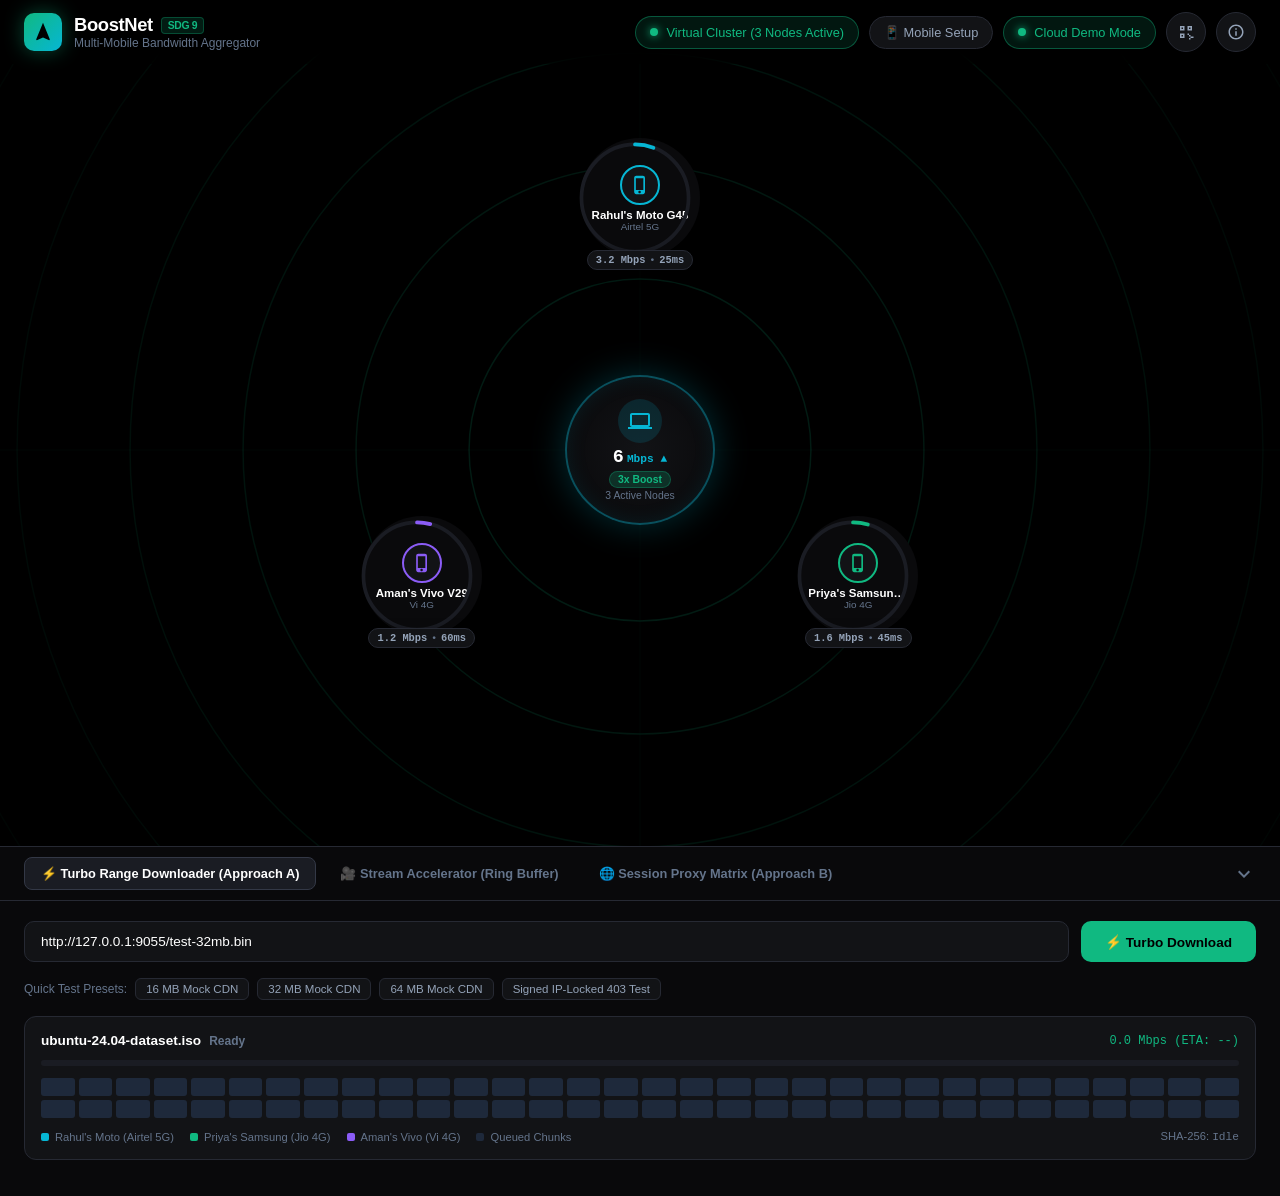
<file: frontend/index.html>
<!DOCTYPE html>
<html lang="en">
<head>
    <meta charset="utf-8"/>
    <meta name="viewport" content="width=device-width, initial-scale=1.0"/>
    <title>BoostNet | Multi-Mobile Bandwidth Aggregation Engine</title>
    <meta name="description" content="Peer-to-peer mobile bandwidth aggregation, parallel HTTP byte-range accelerator, and intelligent session-striping proxy for college laptops (UN SDG 9)"/>
    <meta name="theme-color" content="#000000"/>
    <style>
/* BoostNet Main Stylesheet - Pure Black #000000 AMOLED Theme
   PairDrop Visual DNA (90-95% Lineage) + UN SDG 9 High-Performance Design
*/

:root {
    --bg-black: #000000;
    --surface-1: #0a0a0c;
    --surface-2: #121316;
    --surface-3: #1a1c23;
    --border-subtle: #262933;
    --border-accent: #333846;

    --text-primary: #ffffff;
    --text-secondary: #94a3b8;
    --text-muted: #64748b;

    --accent-emerald: #10b981;
    --accent-cyan: #06b6d4;
    --accent-violet: #8b5cf6;
    --accent-amber: #f59e0b;
    --accent-rose: #f43f5e;
    --accent-blue: #3b82f6;

    --radar-ring-color: rgba(16, 185, 129, 0.12);
    --radar-pulse-color: rgba(6, 182, 212, 0.08);

    --font-sans: 'Inter', -apple-system, BlinkMacSystemFont, "Segoe UI", Roboto, sans-serif;
    --font-mono: 'JetBrains Mono', 'Fira Code', monospace;
}

* {
    box-sizing: border-box;
    margin: 0;
    padding: 0;
}

html, body {
    width: 100vw;
    height: 100vh;
    overflow: hidden;
    background-color: var(--bg-black);
    color: var(--text-primary);
    font-family: var(--font-sans);
    user-select: none;
    -webkit-font-smoothing: antialiased;
}

/* Radar Canvas (PairDrop Lineage) */
#radar-canvas {
    position: absolute;
    top: 0;
    left: 0;
    width: 100vw;
    height: 100vh;
    z-index: 1;
    pointer-events: none;
}

/* Header */
header {
    position: absolute;
    top: 0;
    left: 0;
    right: 0;
    height: 64px;
    padding: 0 24px;
    display: flex;
    align-items: center;
    justify-content: space-between;
    z-index: 20;
    background: linear-gradient(180deg, rgba(0,0,0,0.85) 0%, rgba(0,0,0,0) 100%);
    backdrop-filter: blur(8px);
}

.brand {
    display: flex;
    align-items: center;
    gap: 12px;
}

.brand-logo {
    width: 38px;
    height: 38px;
    border-radius: 10px;
    background: linear-gradient(135deg, var(--accent-emerald), var(--accent-cyan));
    display: flex;
    align-items: center;
    justify-content: center;
    box-shadow: 0 0 20px rgba(16, 185, 129, 0.4);
}

.brand-logo svg {
    width: 22px;
    height: 22px;
    fill: #000;
}

.brand-text h1 {
    font-size: 1.15rem;
    font-weight: 700;
    letter-spacing: -0.02em;
    display: flex;
    align-items: center;
    gap: 8px;
}

.brand-text h1 span.tag {
    font-size: 0.65rem;
    padding: 2px 6px;
    border-radius: 4px;
    background: rgba(16, 185, 129, 0.15);
    color: var(--accent-emerald);
    border: 1px solid rgba(16, 185, 129, 0.3);
    font-weight: 600;
}

.brand-text p {
    font-size: 0.75rem;
    color: var(--text-muted);
}

/* Top Right Action Icons */
.header-actions {
    display: flex;
    align-items: center;
    gap: 10px;
}

.action-pill {
    display: flex;
    align-items: center;
    gap: 8px;
    padding: 8px 14px;
    background: var(--surface-2);
    border: 1px solid var(--border-subtle);
    border-radius: 9999px;
    font-size: 0.8rem;
    font-weight: 500;
    color: var(--text-secondary);
    cursor: pointer;
    transition: all 0.2s cubic-bezier(0.4, 0, 0.2, 1);
}

.action-pill:hover {
    background: var(--surface-3);
    border-color: var(--border-accent);
    color: var(--text-primary);
}

.action-pill.active {
    background: rgba(16, 185, 129, 0.12);
    border-color: rgba(16, 185, 129, 0.4);
    color: var(--accent-emerald);
}

.action-pill .status-dot {
    width: 8px;
    height: 8px;
    border-radius: 50%;
    background: var(--accent-emerald);
    box-shadow: 0 0 8px var(--accent-emerald);
    animation: pulse-dot 2s infinite;
}

.icon-btn {
    width: 40px;
    height: 40px;
    border-radius: 50%;
    background: var(--surface-2);
    border: 1px solid var(--border-subtle);
    display: flex;
    align-items: center;
    justify-content: center;
    cursor: pointer;
    color: var(--text-secondary);
    transition: all 0.2s ease;
}

.icon-btn:hover {
    background: var(--surface-3);
    border-color: var(--border-accent);
    color: var(--text-primary);
    transform: translateY(-1px);
}

.icon-btn svg {
    width: 18px;
    height: 18px;
    fill: currentColor;
}

/* Radar Center Area */
#radar-container {
    position: absolute;
    top: 0;
    left: 0;
    width: 100vw;
    height: 100vh;
    display: flex;
    align-items: center;
    justify-content: center;
    z-index: 5;
}

/* Center Node (You / Laptop Host) */
#center-host-node {
    position: absolute;
    width: 150px;
    height: 150px;
    border-radius: 50%;
    background: radial-gradient(circle, var(--surface-2) 0%, var(--surface-1) 80%);
    border: 2px solid rgba(6, 182, 212, 0.4);
    box-shadow: 0 0 35px rgba(6, 182, 212, 0.25), inset 0 0 20px rgba(6, 182, 212, 0.1);
    display: flex;
    flex-direction: column;
    align-items: center;
    justify-content: center;
    z-index: 10;
    cursor: default;
    transition: all 0.3s cubic-bezier(0.34, 1.56, 0.64, 1);
}

#center-host-node:hover {
    transform: scale(1.05);
    border-color: var(--accent-cyan);
    box-shadow: 0 0 45px rgba(6, 182, 212, 0.4);
}

.host-icon-wrapper {
    width: 44px;
    height: 44px;
    border-radius: 50%;
    background: rgba(6, 182, 212, 0.15);
    display: flex;
    align-items: center;
    justify-content: center;
    margin-bottom: 4px;
}

.host-icon-wrapper svg {
    width: 24px;
    height: 24px;
    fill: var(--accent-cyan);
}

.host-speed-label {
    font-size: 1.15rem;
    font-weight: 800;
    font-family: var(--font-mono);
    color: var(--text-primary);
    display: flex;
    align-items: baseline;
    gap: 3px;
}

.host-speed-label small {
    font-size: 0.7rem;
    color: var(--accent-cyan);
}

.host-boost-pill {
    font-size: 0.65rem;
    font-weight: 700;
    padding: 2px 8px;
    border-radius: 9999px;
    background: rgba(16, 185, 129, 0.2);
    color: var(--accent-emerald);
    border: 1px solid rgba(16, 185, 129, 0.3);
    margin-top: 3px;
}

/* Orbiting Peer Nodes */
.peer-node {
    position: absolute;
    width: 120px;
    height: 120px;
    border-radius: 50%;
    background: var(--surface-1);
    display: flex;
    flex-direction: column;
    align-items: center;
    justify-content: center;
    z-index: 12;
    cursor: pointer;
    transition: transform 0.3s cubic-bezier(0.34, 1.56, 0.64, 1), box-shadow 0.3s ease;
}

.peer-node:hover {
    transform: scale(1.08) translate(-50%, -50%) !important;
}

.peer-svg-ring {
    position: absolute;
    top: -5px;
    left: -5px;
    width: 130px;
    height: 130px;
    transform: rotate(-90deg);
    pointer-events: none;
}

.peer-svg-ring circle.bg {
    fill: none;
    stroke: var(--surface-3);
    stroke-width: 4;
}

.peer-svg-ring circle.progress {
    fill: none;
    stroke-width: 4;
    stroke-linecap: round;
    transition: stroke-dashoffset 0.5s ease;
}

.peer-avatar {
    width: 40px;
    height: 40px;
    border-radius: 50%;
    display: flex;
    align-items: center;
    justify-content: center;
    background: var(--surface-2);
    margin-bottom: 4px;
}

.peer-avatar svg {
    width: 20px;
    height: 20px;
}

.peer-name {
    font-size: 0.72rem;
    font-weight: 600;
    max-width: 100px;
    white-space: nowrap;
    overflow: hidden;
    text-overflow: ellipsis;
    text-align: center;
}

.peer-carrier {
    font-size: 0.62rem;
    color: var(--text-muted);
}

.peer-speed-badge {
    position: absolute;
    bottom: -12px;
    padding: 3px 8px;
    border-radius: 9999px;
    background: var(--surface-2);
    border: 1px solid var(--border-subtle);
    font-size: 0.65rem;
    font-weight: 700;
    font-family: var(--font-mono);
    color: var(--text-secondary);
    display: flex;
    align-items: center;
    gap: 4px;
    box-shadow: 0 4px 12px rgba(0,0,0,0.5);
    white-space: nowrap;
}

/* Empty State / No Peers */
#empty-peers-notice {
    position: absolute;
    top: 68%;
    display: flex;
    flex-direction: column;
    align-items: center;
    text-align: center;
    z-index: 10;
    pointer-events: none;
    transition: opacity 0.3s ease;
}

#empty-peers-notice h3 {
    font-size: 0.95rem;
    font-weight: 600;
    color: var(--text-secondary);
    margin-bottom: 4px;
}

#empty-peers-notice p {
    font-size: 0.78rem;
    color: var(--text-muted);
}

/* Bottom Slide-Up Telemetry Drawer */
#telemetry-drawer {
    position: absolute;
    bottom: 0;
    left: 0;
    right: 0;
    background: rgba(10, 10, 12, 0.94);
    border-top: 1px solid var(--border-subtle);
    backdrop-filter: blur(20px);
    z-index: 30;
    transition: transform 0.35s cubic-bezier(0.16, 1, 0.3, 1);
    transform: translateY(calc(100% - 54px));
    display: flex;
    flex-direction: column;
    max-height: 85vh;
}

#telemetry-drawer.expanded {
    transform: translateY(0);
}

.drawer-header {
    height: 54px;
    padding: 0 24px;
    display: flex;
    align-items: center;
    justify-content: space-between;
    cursor: pointer;
    border-bottom: 1px solid var(--border-subtle);
}

.drawer-tabs {
    display: flex;
    align-items: center;
    gap: 8px;
}

.tab-btn {
    padding: 8px 16px;
    border-radius: 8px;
    font-size: 0.8rem;
    font-weight: 600;
    color: var(--text-muted);
    background: transparent;
    border: none;
    cursor: pointer;
    display: flex;
    align-items: center;
    gap: 8px;
    transition: all 0.2s ease;
}

.tab-btn:hover {
    color: var(--text-primary);
    background: var(--surface-2);
}

.tab-btn.active {
    color: var(--text-primary);
    background: var(--surface-3);
    border: 1px solid var(--border-accent);
}

.drawer-toggle-icon {
    width: 24px;
    height: 24px;
    color: var(--text-muted);
    transition: transform 0.3s ease;
}

#telemetry-drawer.expanded .drawer-toggle-icon {
    transform: rotate(180deg);
}

.drawer-content {
    padding: 20px 24px;
    overflow-y: auto;
    min-height: 280px;
}

.tab-pane {
    display: none;
}

.tab-pane.active {
    display: block;
}

/* Tab 1: Turbo Downloader UI */
.download-controls {
    display: flex;
    gap: 12px;
    margin-bottom: 16px;
}

.input-group {
    flex: 1;
    display: flex;
    background: var(--surface-2);
    border: 1px solid var(--border-subtle);
    border-radius: 10px;
    overflow: hidden;
    transition: border-color 0.2s ease;
}

.input-group:focus-within {
    border-color: var(--accent-emerald);
}

.input-group input {
    flex: 1;
    background: transparent;
    border: none;
    padding: 12px 16px;
    color: var(--text-primary);
    font-family: var(--font-sans);
    font-size: 0.85rem;
    outline: none;
}

.btn-primary {
    padding: 0 24px;
    background: var(--accent-emerald);
    color: #000;
    font-weight: 700;
    font-size: 0.85rem;
    border: none;
    border-radius: 10px;
    cursor: pointer;
    display: flex;
    align-items: center;
    gap: 8px;
    transition: all 0.2s ease;
}

.btn-primary:hover {
    background: #34d399;
    box-shadow: 0 0 16px rgba(16, 185, 129, 0.4);
}

.quick-presets {
    display: flex;
    align-items: center;
    gap: 8px;
    margin-bottom: 16px;
}

.quick-presets span {
    font-size: 0.75rem;
    color: var(--text-muted);
}

.preset-chip {
    padding: 4px 10px;
    border-radius: 6px;
    background: var(--surface-2);
    border: 1px solid var(--border-subtle);
    color: var(--text-secondary);
    font-size: 0.72rem;
    font-weight: 500;
    cursor: pointer;
    transition: all 0.2s ease;
}

.preset-chip:hover {
    background: var(--surface-3);
    color: var(--text-primary);
    border-color: var(--border-accent);
}

/* 64-Block Chunk Map (aria2 Lineage) */
.chunk-map-card {
    background: var(--surface-2);
    border: 1px solid var(--border-subtle);
    border-radius: 12px;
    padding: 16px;
    margin-bottom: 16px;
}

.chunk-map-header {
    display: flex;
    align-items: center;
    justify-content: space-between;
    margin-bottom: 12px;
}

.chunk-map-header h4 {
    font-size: 0.85rem;
    font-weight: 600;
    display: flex;
    align-items: center;
    gap: 8px;
}

.chunk-telemetry-badge {
    font-size: 0.75rem;
    font-family: var(--font-mono);
    color: var(--accent-emerald);
}

.chunk-grid {
    display: grid;
    grid-template-columns: repeat(32, 1fr);
    gap: 4px;
    margin-bottom: 12px;
}

.chunk-block {
    height: 18px;
    border-radius: 3px;
    background: #1e293b;
    transition: all 0.25s ease;
    cursor: pointer;
}

.chunk-block.completed {
    box-shadow: 0 0 6px currentColor;
}

.chunk-block.downloading {
    animation: pulse-block 1s infinite alternate;
}

.chunk-legend {
    display: flex;
    align-items: center;
    gap: 16px;
    font-size: 0.7rem;
    color: var(--text-muted);
}

.legend-item {
    display: flex;
    align-items: center;
    gap: 6px;
}

.legend-dot {
    width: 8px;
    height: 8px;
    border-radius: 2px;
}

/* Tab 2: Stream Accelerator UI */
.stream-grid {
    display: grid;
    grid-template-columns: 1fr 1fr;
    gap: 16px;
}

.stream-player-card {
    background: var(--surface-2);
    border: 1px solid var(--border-subtle);
    border-radius: 12px;
    overflow: hidden;
    display: flex;
    flex-direction: column;
}

.video-container {
    width: 100%;
    height: 220px;
    background: #000;
    display: flex;
    align-items: center;
    justify-content: center;
}

video {
    width: 100%;
    height: 100%;
    outline: none;
}

.ring-buffer-card {
    background: var(--surface-2);
    border: 1px solid var(--border-subtle);
    border-radius: 12px;
    padding: 16px;
}

.ring-buffer-visualizer {
    display: flex;
    gap: 6px;
    margin-top: 12px;
}

.buffer-slot {
    flex: 1;
    height: 48px;
    border-radius: 8px;
    background: var(--surface-3);
    border: 1px solid var(--border-subtle);
    display: flex;
    flex-direction: column;
    align-items: center;
    justify-content: center;
    font-size: 0.68rem;
    font-family: var(--font-mono);
}

/* Tab 3: Session Proxy Matrix UI */
.session-table-wrapper {
    background: var(--surface-2);
    border: 1px solid var(--border-subtle);
    border-radius: 12px;
    overflow: hidden;
}

table.session-table {
    width: 100%;
    border-collapse: collapse;
    font-size: 0.78rem;
    text-align: left;
}

table.session-table th {
    padding: 10px 14px;
    background: var(--surface-3);
    color: var(--text-secondary);
    font-weight: 600;
    border-bottom: 1px solid var(--border-subtle);
}

table.session-table td {
    padding: 10px 14px;
    border-bottom: 1px solid rgba(255,255,255,0.04);
}

.badge-striped {
    padding: 2px 6px;
    border-radius: 4px;
    background: rgba(16, 185, 129, 0.15);
    color: var(--accent-emerald);
    font-size: 0.7rem;
    font-weight: 600;
}

.badge-sticky {
    padding: 2px 6px;
    border-radius: 4px;
    background: rgba(139, 92, 246, 0.15);
    color: var(--accent-violet);
    font-size: 0.7rem;
    font-weight: 600;
}

.congestion-alert-banner {
    padding: 10px 16px;
    border-radius: 8px;
    background: rgba(245, 158, 11, 0.12);
    border: 1px solid rgba(245, 158, 11, 0.3);
    color: var(--accent-amber);
    font-size: 0.8rem;
    font-weight: 600;
    margin-bottom: 12px;
    display: flex;
    align-items: center;
    gap: 8px;
}

/* Modals (PairDrop Style) */
.modal-overlay {
    position: fixed;
    top: 0;
    left: 0;
    right: 0;
    bottom: 0;
    background: rgba(0, 0, 0, 0.85);
    backdrop-filter: blur(8px);
    display: none;
    align-items: center;
    justify-content: center;
    z-index: 100;
}

.modal-overlay.active {
    display: flex;
}

.modal-card {
    width: 90%;
    max-width: 480px;
    background: var(--surface-1);
    border: 1px solid var(--border-subtle);
    border-radius: 16px;
    overflow: hidden;
    box-shadow: 0 20px 40px rgba(0,0,0,0.8);
    animation: modal-enter 0.25s cubic-bezier(0.16, 1, 0.3, 1);
}

.modal-header {
    padding: 16px 20px;
    border-bottom: 1px solid var(--border-subtle);
    display: flex;
    align-items: center;
    justify-content: space-between;
}

.modal-header h3 {
    font-size: 1rem;
    font-weight: 700;
}

.modal-body {
    padding: 20px;
}

/* Modern Segmented Control / Tab Switcher */
.qr-tab-nav {
    display: flex;
    background: var(--surface-2);
    padding: 4px;
    border-radius: 12px;
    margin-bottom: 18px;
    gap: 4px;
    border: 1px solid var(--border-subtle);
}

.qr-tab-btn {
    flex: 1;
    display: flex;
    align-items: center;
    justify-content: center;
    gap: 6px;
    padding: 9px 12px;
    border: none;
    border-radius: 8px;
    background: transparent;
    color: var(--text-secondary);
    font-size: 0.8rem;
    font-weight: 600;
    cursor: pointer;
    transition: all 0.2s cubic-bezier(0.4, 0, 0.2, 1);
}

.qr-tab-btn:hover {
    color: var(--text-primary);
    background: rgba(255, 255, 255, 0.04);
}

.qr-tab-btn.active {
    background: var(--accent-emerald);
    color: #050b14;
    font-weight: 700;
    box-shadow: 0 2px 10px rgba(16, 185, 129, 0.35);
}

.qr-tab-btn svg {
    width: 15px;
    height: 15px;
    fill: currentColor;
}

.modal-qr-container {
    display: flex;
    flex-direction: column;
    align-items: center;
    margin-bottom: 16px;
}

/* High-Contrast White Card for ISO/IEC 18004 Standard QR Camera Detection */
.qr-image-wrapper {
    padding: 16px;
    background: #ffffff;
    border-radius: 16px;
    box-shadow: 0 10px 30px rgba(0, 0, 0, 0.5), 0 0 25px rgba(16, 185, 129, 0.25);
    border: 2px solid rgba(16, 185, 129, 0.4);
    margin-bottom: 12px;
    display: inline-flex;
    align-items: center;
    justify-content: center;
    transition: transform 0.25s cubic-bezier(0.34, 1.56, 0.64, 1), box-shadow 0.25s ease;
}

.qr-image-wrapper:hover {
    transform: scale(1.02);
    box-shadow: 0 14px 40px rgba(0, 0, 0, 0.6), 0 0 35px rgba(16, 185, 129, 0.45);
}

.qr-image-wrapper img {
    width: 200px;
    height: 200px;
    display: block;
    image-rendering: -webkit-optimize-contrast;
    image-rendering: crisp-edges;
}

/* Status Pill with Pulsing Dot */
.qr-status-pill {
    display: inline-flex;
    align-items: center;
    gap: 8px;
    padding: 5px 14px;
    border-radius: 9999px;
    background: rgba(16, 185, 129, 0.12);
    border: 1px solid rgba(16, 185, 129, 0.3);
    color: var(--accent-emerald);
    font-size: 0.78rem;
    font-weight: 700;
    font-family: var(--font-mono);
    letter-spacing: 0.5px;
}

.qr-pulse-dot {
    width: 8px;
    height: 8px;
    border-radius: 50%;
    background: var(--accent-emerald);
    box-shadow: 0 0 8px var(--accent-emerald);
    animation: pulse-dot 1.5s infinite;
}

/* Sleek Credential Card */
.qr-credential-card {
    background: var(--surface-2);
    border: 1px solid var(--border-subtle);
    border-radius: 12px;
    padding: 12px 14px;
    display: flex;
    flex-direction: column;
    gap: 10px;
}

.qr-credential-row {
    display: flex;
    align-items: center;
    justify-content: space-between;
    gap: 8px;
}

.qr-credential-label {
    font-size: 0.74rem;
    font-weight: 600;
    color: var(--text-muted);
    text-transform: uppercase;
    letter-spacing: 0.5px;
}

.qr-credential-val-group {
    display: flex;
    align-items: center;
    gap: 8px;
}

.qr-credential-value {
    font-family: var(--font-mono);
    font-size: 0.82rem;
    color: var(--text-primary);
    background: rgba(0, 0, 0, 0.3);
    padding: 3px 8px;
    border-radius: 6px;
    border: 1px solid rgba(255, 255, 255, 0.05);
}

.qr-copy-btn {
    padding: 4px 8px;
    font-size: 0.7rem;
    font-weight: 600;
    color: var(--accent-cyan);
    background: rgba(6, 182, 212, 0.1);
    border: 1px solid rgba(6, 182, 212, 0.25);
    border-radius: 6px;
    cursor: pointer;
    transition: all 0.2s ease;
}

.qr-copy-btn:hover {
    background: rgba(6, 182, 212, 0.25);
    color: #fff;
}

.qr-copy-btn.copied {
    color: var(--accent-emerald);
    background: rgba(16, 185, 129, 0.2);
    border-color: rgba(16, 185, 129, 0.4);
}

/* Step-by-Step Instructions */
.qr-instruction-banner {
    margin-top: 12px;
    padding: 10px 12px;
    background: rgba(6, 182, 212, 0.06);
    border-left: 3px solid var(--accent-cyan);
    border-radius: 0 8px 8px 0;
    font-size: 0.74rem;
    color: var(--text-secondary);
    line-height: 1.5;
}

.modal-footer {
    padding: 14px 20px;
    background: var(--surface-2);
    border-top: 1px solid var(--border-subtle);
    display: flex;
    justify-content: flex-end;
    gap: 10px;
}

.btn-secondary {
    padding: 8px 16px;
    border-radius: 8px;
    background: var(--surface-3);
    border: 1px solid var(--border-subtle);
    color: var(--text-secondary);
    font-weight: 600;
    font-size: 0.8rem;
    cursor: pointer;
}

.btn-secondary:hover {
    color: var(--text-primary);
    border-color: var(--border-accent);
}

/* Animations */
@keyframes pulse-dot {
    0%, 100% { opacity: 1; transform: scale(1); }
    50% { opacity: 0.4; transform: scale(0.85); }
}

@keyframes pulse-block {
    0% { opacity: 0.6; }
    100% { opacity: 1; }
}

@keyframes modal-enter {
    from { opacity: 0; transform: scale(0.95); }
    to { opacity: 1; transform: scale(1); }
}


/* Responsive Mobile & AMOLED Hardening (UN SDG 9 Mobile-First Experience) */
svg {
    max-width: 100%;
}

.brand-logo svg {
    width: 22px !important;
    height: 22px !important;
    max-width: 22px !important;
    max-height: 22px !important;
    fill: #000000 !important;
}

@media (max-width: 768px) {
    header {
        height: auto;
        min-height: 56px;
        padding: 8px 12px;
        flex-wrap: wrap;
        gap: 8px;
    }

    .brand-text h1 {
        font-size: 1rem;
    }

    .brand-text p {
        display: none;
    }

    .header-actions {
        gap: 6px;
        flex-wrap: wrap;
    }

    .action-pill {
        padding: 6px 10px;
        font-size: 0.72rem;
    }

    #center-host-node {
        width: 110px;
        height: 110px;
    }

    .host-icon-wrapper {
        width: 32px;
        height: 32px;
        margin-bottom: 2px;
    }

    .host-icon-wrapper svg {
        width: 18px;
        height: 18px;
    }

    .host-speed-label {
        font-size: 0.95rem;
    }

    .host-boost-pill {
        font-size: 0.58rem;
        padding: 1px 6px;
    }

    .peer-node {
        width: 86px;
        height: 86px;
    }

    .peer-svg-ring {
        width: 96px;
        height: 96px;
        top: -5px;
        left: -5px;
    }

    .peer-svg-ring circle {
        cx: 48;
        cy: 48;
        r: 41;
    }

    .peer-avatar {
        width: 28px;
        height: 28px;
        margin-bottom: 2px;
    }

    .peer-avatar svg {
        width: 14px;
        height: 14px;
    }

    .peer-name {
        font-size: 0.62rem;
        max-width: 70px;
    }

    .peer-carrier {
        font-size: 0.55rem;
    }

    .peer-speed-badge {
        font-size: 0.55rem;
        padding: 2px 6px;
        bottom: -10px;
    }

    #empty-peers-notice {
        top: 62%;
        padding: 0 16px;
    }

    #empty-peers-notice h3 {
        font-size: 0.85rem;
    }

    #empty-peers-notice p {
        font-size: 0.72rem;
    }

    .drawer-header {
        height: 48px;
        padding: 0 12px;
    }

    .drawer-tabs {
        overflow-x: auto;
        gap: 4px;
        scrollbar-width: none;
    }

    .drawer-tabs::-webkit-scrollbar {
        display: none;
    }

    .tab-btn {
        padding: 6px 10px;
        font-size: 0.72rem;
        white-space: nowrap;
    }

    .drawer-content {
        padding: 14px 12px;
    }

    .chunk-grid {
        grid-template-columns: repeat(16, 1fr);
        gap: 3px;
    }

    .chunk-block {
        height: 14px;
    }

    .download-controls {
        flex-direction: column;
    }

    .btn-primary {
        justify-content: center;
        height: 40px;
    }

    .stream-grid {
        grid-template-columns: 1fr;
    }
}

    </style>
</head>
<body>
    <!-- Concentric Radar Background (PairDrop Lineage) -->
    <canvas id="radar-canvas"></canvas>

    <!-- Header Navigation -->
    <header>
        <div class="brand">
            <div class="brand-logo" style="width: 38px; height: 38px;">
                <svg width="22" height="22" viewBox="0 0 24 24" style="width: 22px; height: 22px; fill: #000000;">
                    <path d="M12 2L4.5 20.29l.71.71L12 18l6.79 3 .71-.71z"></path>
                </svg>
            </div>
            <div class="brand-text">
                <h1>BoostNet <span class="tag">SDG 9</span></h1>
                <p>Multi-Mobile Bandwidth Aggregator</p>
            </div>
        </div>

        <div class="header-actions">
            <!-- 1-Click Virtual Lab Simulation Toggle -->
            <button class="action-pill" id="btn-toggle-sim" title="Spawn or kill 3 simulated Airtel/Jio/Vi mobile phones">
                ⚡ Simulate 3 Phones
            </button>

            <!-- Mobile Phone Guide Pill -->
            <button class="action-pill" id="btn-mobile-guide" title="How to use BoostNet on your phone">
                📱 Mobile Setup
            </button>

            <!-- SOCKS5 Proxy Status Pill -->
            <div class="action-pill active" title="Local SOCKS5 / HTTP Proxy listening on 127.0.0.1:9050">
                <span class="status-dot"></span>
                <span>Proxy :9050 ON</span>
            </div>

            <!-- QR Code Pairing Button -->
            <button class="icon-btn" id="btn-pairing-qr" title="Scan QR Code from Android Phone">
                <svg width="18" height="18" viewBox="0 0 24 24" fill="currentColor">
                    <path d="M4 4h6v6H4V4zm2 2v2h2V6H6zm8-2h6v6h-6V4zm2 2v2h2V6h-2zM4 14h6v6H4v-6zm2 2v2h2v-2H6zm10 0h2v2h-2v-2zm-2-2h2v2h-2v-2zm4 4h2v2h-2v-2zm-2 2h2v2h-2v-2zm4-2h2v2h-2v-2z"></path>
                </svg>
            </button>

            <!-- Info / About Button -->
            <button class="icon-btn" id="btn-about" title="Architecture & Open-Source Lineage">
                <svg width="18" height="18" viewBox="0 0 24 24" fill="currentColor">
                    <path d="M11 17h2v-6h-2v6zm1-15C6.48 2 2 6.48 2 12s4.48 10 10 10 10-4.48 10-10S17.52 2 12 2zm0 18c-4.41 0-8-3.59-8-8s3.59-8 8-8 8 3.59 8 8-3.59 8-8 8zM11 9h2V7h-2v2z"></path>
                </svg>
            </button>
        </div>
    </header>

    <!-- Radar Center Stage -->
    <div id="radar-container">
        <!-- Center Host Node (You / Laptop Host) -->
        <div id="center-host-node">
            <div class="host-icon-wrapper">
                <svg width="24" height="24" viewBox="0 0 24 24" fill="currentColor">
                    <path d="M20 18c1.1 0 1.99-.9 1.99-2L22 6c0-1.1-.9-2-2-2H4c-1.1 0-2 .9-2 2v10c0 1.1.9 2 2 2H0v2h24v-2h-4zM4 6h16v10H4V6z"></path>
                </svg>
            </div>
            <div class="host-speed-label" id="host-combined-speed">0.0 <small>Mbps ▲</small></div>
            <div class="host-boost-pill" id="host-boost-multiplier">1.0x Boost</div>
            <div style="font-size: 0.65rem; color: var(--text-muted); margin-top: 2px;" id="host-active-count">0 Active Nodes</div>
        </div>

        <!-- Orbiting Mobile Peer Nodes Container -->
        <div id="orbiting-peers-container"></div>

        <!-- Empty State Notice -->
        <div id="empty-peers-notice">
            <h3>No Mobile Nodes Connected</h3>
            <p>Scan the QR code on an Android phone or click <strong>"Simulate 3 Phones"</strong> to aggregate bandwidth.</p>
        </div>
    </div>

    <!-- Bottom Slide-Up Telemetry Drawer (PairDrop-Style Panel) -->
    <div id="telemetry-drawer">
        <div class="drawer-header">
            <div class="drawer-tabs">
                <button class="tab-btn active" data-tab="downloader">
                    ⚡ Turbo Range Downloader (Approach A)
                </button>
                <button class="tab-btn" data-tab="stream">
                    🎥 Stream Accelerator (Ring Buffer)
                </button>
                <button class="tab-btn" data-tab="proxy">
                    🌐 Session Proxy Matrix (Approach B)
                </button>
            </div>
            <svg class="drawer-toggle-icon" width="24" height="24" viewBox="0 0 24 24" fill="currentColor">
                <path d="M7.41 8.59L12 13.17l4.59-4.58L18 10l-6 6-6-6 1.41-1.41z"></path>
            </svg>
        </div>

        <div class="drawer-content">
            <!-- Tab 1: Turbo Downloader UI -->
            <div class="tab-pane active" id="tab-downloader">
                <div class="download-controls">
                    <div class="input-group">
                        <input type="text" id="download-url-input" placeholder="Paste file download URL (or pick a test preset below)..." value="http://127.0.0.1:9055/test-32mb.bin"/>
                    </div>
                    <button class="btn-primary" id="btn-start-download">
                        ⚡ Turbo Download
                    </button>
                </div>

                <!-- Quick Presets for Demo & Testing -->
                <div class="quick-presets">
                    <span>Quick Test Presets:</span>
                    <button class="preset-chip" data-url="http://127.0.0.1:9055/test-16mb.bin">16 MB Mock CDN</button>
                    <button class="preset-chip" data-url="http://127.0.0.1:9055/test-32mb.bin">32 MB Mock CDN</button>
                    <button class="preset-chip" data-url="http://127.0.0.1:9055/test-64mb.bin">64 MB Mock CDN</button>
                    <button class="preset-chip" data-url="http://127.0.0.1:9055/signed-ip-locked.bin">Signed IP-Locked 403 Test</button>
                </div>

                <!-- Active Download Telemetry & 64-Block Visualizer -->
                <div class="chunk-map-card">
                    <div class="chunk-map-header">
                        <h4>
                            <span id="dl-current-filename">ubuntu-24.04-dataset.iso</span>
                            <span style="color:var(--text-muted); font-size: 0.75rem;" id="dl-stats-text">Ready</span>
                        </h4>
                        <div class="chunk-telemetry-badge" id="dl-current-speed">0.0 Mbps (ETA: --)</div>
                    </div>

                    <!-- Progress Bar -->
                    <div style="height: 6px; background: var(--surface-3); border-radius: 3px; overflow: hidden; margin-bottom: 12px;">
                        <div id="dl-progress-bar" style="height: 100%; width: 0%; background: linear-gradient(90deg, var(--accent-emerald), var(--accent-cyan)); transition: width 0.3s ease;"></div>
                    </div>

                    <!-- 64-Block aria2 Chunk Map Grid -->
                    <div class="chunk-grid" id="chunk-grid"></div>

                    <!-- Legend & SHA-256 Checksum -->
                    <div class="chunk-legend">
                        <div class="legend-item"><span class="legend-dot" style="background:#06b6d4;"></span> Rahul's Moto (Airtel 5G)</div>
                        <div class="legend-item"><span class="legend-dot" style="background:#10b981;"></span> Priya's Samsung (Jio 4G)</div>
                        <div class="legend-item"><span class="legend-dot" style="background:#8b5cf6;"></span> Aman's Vivo (Vi 4G)</div>
                        <div class="legend-item"><span class="legend-dot" style="background:#1e293b;"></span> Queued Chunks</div>
                        <div style="margin-left: auto;" id="dl-sha256-text">SHA-256: <code>Idle</code></div>
                    </div>
                </div>
            </div>

            <!-- Tab 2: Stream Accelerator UI -->
            <div class="tab-pane" id="tab-stream">
                <div class="download-controls">
                    <div class="input-group">
                        <input type="text" id="stream-url-input" placeholder="Paste YouTube or video stream URL for multi-phone look-ahead prefetch..." value="http://127.0.0.1:9055/test-16mb.bin"/>
                    </div>
                    <button class="btn-primary" id="btn-start-stream">
                        🎥 Accelerate Stream
                    </button>
                </div>

                <div class="stream-grid">
                    <div class="stream-player-card">
                        <div class="video-container">
                            <video id="stream-video-player" controls preload="metadata"></video>
                        </div>
                        <div style="padding: 10px; font-size: 0.75rem; color: var(--text-muted);">
                            Piping 1MB byte-range segments via Multi-Phone Sliding Window Ring Buffer.
                        </div>
                    </div>

                    <div class="ring-buffer-card">
                        <h4 style="font-size: 0.85rem; margin-bottom: 8px;">Sliding Window Look-Ahead Prefetch Buffer</h4>
                        <p style="font-size: 0.75rem; color: var(--text-muted);">Upcoming 1 MB media segments pre-fetched in parallel across all mobile nodes:</p>

                        <div class="ring-buffer-visualizer">
                            <div class="buffer-slot" style="border-color: var(--accent-cyan); color: var(--accent-cyan);">
                                <span>Seg #0</span>
                                <strong>Airtel</strong>
                            </div>
                            <div class="buffer-slot" style="border-color: var(--accent-emerald); color: var(--accent-emerald);">
                                <span>Seg #1</span>
                                <strong>Jio</strong>
                            </div>
                            <div class="buffer-slot" style="border-color: var(--accent-violet); color: var(--accent-violet);">
                                <span>Seg #2</span>
                                <strong>Vi</strong>
                            </div>
                            <div class="buffer-slot" style="border-color: var(--accent-cyan); color: var(--accent-cyan);">
                                <span>Seg #3</span>
                                <strong>Airtel</strong>
                            </div>
                        </div>

                        <div style="margin-top: 16px; font-size: 0.75rem; color: var(--text-muted); line-height: 1.5;">
                            ⚡ <strong>QUIC Fallback:</strong> SOCKS5 server rejects UDP ASSOCIATE with <code>0x07</code>, seamlessly forcing Chrome from QUIC to TCP for parallel aggregation without touching <code>chrome://flags</code>.
                        </div>
                    </div>
                </div>
            </div>

            <!-- Tab 3: Session Proxy Matrix UI -->
            <div class="tab-pane" id="tab-proxy">
                <!-- Coupled Bottleneck / Same-Tower Congestion Banner -->
                <div class="congestion-alert-banner" id="congestion-banner" style="display: none;">
                    ⚠️ Shared Tower Bottleneck Detected (Jio SIMs) — Airtime Contention Mitigation Active
                </div>

                <div class="session-table-wrapper">
                    <table class="session-table">
                        <thead>
                            <tr>
                                <th>Target Host</th>
                                <th>Carrier / Node</th>
                                <th>Routing Type</th>
                                <th>Data Transferred</th>
                                <th>Duration</th>
                                <th>Status</th>
                            </tr>
                        </thead>
                        <tbody id="session-table-body">
                            <tr>
                                <td colspan="6" style="text-align: center; color: var(--text-muted);">
                                    No active proxy sessions (:9050). Open Chrome or run pip install to see traffic.
                                </td>
                            </tr>
                        </tbody>
                    </table>
                </div>
            </div>
        </div>
    </div>

    <!-- Mobile Setup Guide Modal -->
    <div class="modal-overlay" id="mobile-guide-modal">
        <div class="modal-card" style="max-width: 580px;">
            <div class="modal-header">
                <h3>📱 How to Use BoostNet on Mobile</h3>
                <button class="icon-btn modal-close-btn" style="width: 32px; height: 32px;">✕</button>
            </div>
            <div class="modal-body" style="font-size: 0.82rem; color: var(--text-secondary); line-height: 1.6;">
                <p style="margin-bottom: 12px;">
                    BoostNet bonds multiple phones (Airtel + Jio + Vi) into one unified broadband pipe for your college laptop, bypassing library congestion without cables or root access.
                </p>

                <h4 style="color: var(--accent-emerald); margin-bottom: 6px;">How It Works:</h4>
                <ol style="padding-left: 20px; margin-bottom: 14px;">
                    <li style="margin-bottom: 6px;">
                        <strong>Step 1 — Connect to Local Wi-Fi:</strong> Keep your laptop and phones on the same Wi-Fi (e.g. laptop hotspot or dorm router).
                    </li>
                    <li style="margin-bottom: 6px;">
                        <strong>Step 2 — Scan Pairing QR:</strong> Click the <strong>QR Code</strong> button in the header from your laptop, and scan the QR code using your phone's camera.
                    </li>
                    <li style="margin-bottom: 6px;">
                        <strong>Step 3 — Dual-Transport Binding:</strong> The BoostNet mobile worker keeps local Wi-Fi active for laptop talk while routing download chunks over cellular (4G/5G).
                    </li>
                    <li style="margin-bottom: 6px;">
                        <strong>Step 4 — Donor Trust Limits:</strong> Set custom limits directly from the dashboard: e.g. maximum 250 MB data cap and pause if phone battery drops below 25%.
                    </li>
                </ol>

                <div style="background: var(--surface-2); border: 1px solid var(--border-subtle); border-radius: 8px; padding: 10px; font-size: 0.75rem;">
                    💡 <strong>Live Cloud Showcase:</strong> When viewing on Vercel, click <strong>"⚡ Simulate 3 Phones"</strong> or <strong>"⚡ Turbo Download"</strong> to watch the multi-carrier aggregation demo right in your browser!
                </div>
            </div>
            <div class="modal-footer">
                <button class="btn-primary modal-close-btn">Understood</button>
            </div>
        </div>
    </div>

    <!-- QR Code Pairing Modal (World-Class PairDrop Experience) -->
    <div class="modal-overlay" id="qr-pairing-modal">
        <div class="modal-card" style="max-width: 460px;">
            <div class="modal-header">
                <div>
                    <h3 style="margin-bottom: 2px;">Pair Android Phone</h3>
                    <p style="font-size: 0.72rem; color: var(--text-muted); margin: 0;">Zero-Config 4G/5G Bandwidth Bonding</p>
                </div>
                <button class="icon-btn modal-close-btn" style="width: 32px; height: 32px;">✕</button>
            </div>
            <div class="modal-body">
                <!-- Segmented Control Tabs -->
                <div class="qr-tab-nav">
                    <button class="qr-tab-btn active" id="tab-btn-wifi">
                        <svg viewBox="0 0 24 24"><path d="M12 4C7.31 4 3.07 5.9 0 8.98L12 21 24 8.98C20.93 5.9 16.69 4 12 4zm0 3.5c3.81 0 7.27 1.49 9.87 3.91L12 19.33 2.13 11.41C4.73 8.99 8.19 7.5 12 7.5z"/></svg>
                        1-Tap Wi-Fi Join
                    </button>
                    <button class="qr-tab-btn" id="tab-btn-app">
                        <svg viewBox="0 0 24 24"><path d="M17 1.01L7 1c-1.1 0-2 .9-2 2v18c0 1.1.9 2 2 2h10c1.1 0 2-.9 2-2V3c0-1.1-.9-1.99-2-1.99zM17 19H7V5h10v14z"/></svg>
                        BoostNet App
                    </button>
                </div>

                <!-- High-Contrast Decodable QR Display Container -->
                <div class="modal-qr-container">
                    <div class="qr-image-wrapper">
                        <img id="qr-modal-image" src="[data-uri]" alt="Pairing QR Code"/>
                    </div>
                    <div class="qr-status-pill">
                        <span class="qr-pulse-dot"></span>
                        <span id="qr-status-text">Camera Scan: Auto-Connect Wi-Fi</span>
                    </div>
                </div>

                <!-- Hotspot & Pairing Credentials Card with 1-Click Copy -->
                <div class="qr-credential-card">
                    <div class="qr-credential-row">
                        <span class="qr-credential-label">Wi-Fi SSID</span>
                        <div class="qr-credential-val-group">
                            <span class="qr-credential-value" id="qr-modal-ssid">BoostNet-College-Hotspot</span>
                            <button class="qr-copy-btn" id="btn-copy-ssid">Copy</button>
                        </div>
                    </div>
                    <div class="qr-credential-row">
                        <span class="qr-credential-label">Hotspot Password</span>
                        <div class="qr-credential-val-group">
                            <span class="qr-credential-value" id="qr-modal-pass">boostnet2026</span>
                            <button class="qr-copy-btn" id="btn-copy-pass">Copy</button>
                        </div>
                    </div>
                    <div class="qr-credential-row" id="row-session-pin" style="display: none;">
                        <span class="qr-credential-label">Session PIN</span>
                        <div class="qr-credential-val-group">
                            <span class="qr-credential-value" id="qr-modal-pin" style="color: var(--accent-emerald); font-weight: 700;">bn_demo_84920481</span>
                            <button class="qr-copy-btn" id="btn-copy-pin">Copy</button>
                        </div>
                    </div>
                    <div class="qr-credential-row" id="row-pairing-uri" style="display: none;">
                        <span class="qr-credential-label">App URI</span>
                        <div class="qr-credential-val-group">
                            <code class="qr-credential-value" id="qr-modal-uri" style="font-size: 0.68rem; max-width: 200px; overflow: hidden; text-overflow: ellipsis; white-space: nowrap;">boostnet://pair?...</code>
                            <button class="qr-copy-btn" id="btn-copy-uri">Copy</button>
                        </div>
                    </div>
                </div>

                <!-- Dynamic Instruction Banner -->
                <div class="qr-instruction-banner" id="qr-instruction-banner">
                    ⚡ <strong>Camera Auto-Connect:</strong> Open your Motorola / Android camera or Google Lens and point it at the QR code to auto-connect to the Wi-Fi hotspot in 1 tap without typing passwords.
                </div>
            </div>
            <div class="modal-footer" style="display: flex; justify-content: space-between; align-items: center;">
                <span style="font-size: 0.72rem; color: var(--text-muted);">UN SDG 9 Mobile-First Hotspot</span>
                <button class="btn-primary modal-close-btn" style="padding: 7px 18px; font-size: 0.8rem;">Done</button>
            </div>
        </div>
    </div>

    <!-- Node Details & Donor Trust Modal -->
    <div class="modal-overlay" id="node-details-modal">
        <div class="modal-card">
            <div class="modal-header">
                <h3 id="modal-node-title">Rahul's Moto G45 (Airtel 5G)</h3>
                <button class="icon-btn modal-close-btn" style="width: 32px; height: 32px;">✕</button>
            </div>
            <div class="modal-body">
                <div style="font-size: 0.8rem; color: var(--text-secondary); margin-bottom: 16px;">
                    <div><strong>Local Socket:</strong> <span id="modal-node-ip">192.168.43.102:1080</span></div>
                    <div><strong>Speed / Latency:</strong> <span id="modal-node-speed">3.2 Mbps</span> (<span id="modal-node-rtt">25ms</span>)</div>
                    <div><strong>Data Used:</strong> <span id="modal-node-used">112 / 250 MB (44.8%)</span></div>
                </div>

                <div style="margin-bottom: 16px;">
                    <div style="display: flex; justify-content: space-between; font-size: 0.8rem; margin-bottom: 6px;">
                        <span>Hard Data Cap Allowance</span>
                        <strong id="label-node-data-cap" style="color: var(--accent-emerald);">250 MB</strong>
                    </div>
                    <input type="range" id="slider-node-data-cap" min="20" max="1000" step="10" value="250" style="width: 100%; accent-color: var(--accent-emerald);"/>
                </div>

                <div style="margin-bottom: 16px;">
                    <div style="display: flex; justify-content: space-between; font-size: 0.8rem; margin-bottom: 6px;">
                        <span>Battery Safety Cutoff</span>
                        <strong id="label-node-battery-cutoff" style="color: var(--accent-rose);">25%</strong>
                    </div>
                    <input type="range" id="slider-node-battery-cutoff" min="10" max="50" step="5" value="25" style="width: 100%; accent-color: var(--accent-rose);"/>
                </div>

                <div style="display: flex; gap: 8px;">
                    <button class="btn-secondary" id="btn-drain-node" style="flex: 1;">Drain & Pause Node</button>
                    <button class="btn-secondary" id="btn-evict-node" style="color: var(--accent-rose); border-color: rgba(244,63,94,0.3);">Evict Node</button>
                </div>
            </div>
            <div class="modal-footer">
                <button class="btn-secondary modal-close-btn">Cancel</button>
                <button class="btn-primary" id="btn-save-node-limits">Save Settings</button>
            </div>
        </div>
    </div>

    <!-- About & Open-Source Lineage Modal -->
    <div class="modal-overlay" id="about-modal">
        <div class="modal-card" style="max-width: 640px;">
            <div class="modal-header">
                <h3>About BoostNet Architecture</h3>
                <button class="icon-btn modal-close-btn" style="width: 32px; height: 32px;">✕</button>
            </div>
            <div class="modal-body" style="font-size: 0.8rem; color: var(--text-secondary); line-height: 1.6;">
                <p style="margin-bottom: 12px;">
                    <strong>BoostNet</strong> aggregates cellular data connections across nearby mobile devices using local Wi-Fi mesh networking and dynamic micro-chunk multiplexing, delivering multi-carrier throughput to college laptops without requiring paid cloud servers or USB cables.
                </p>

                <h4 style="color: var(--text-primary); margin-bottom: 8px;">Open-Source Architecture Lineage:</h4>
                <table style="width: 100%; font-size: 0.75rem; border-collapse: collapse; margin-bottom: 16px;">
                    <tr style="border-bottom: 1px solid var(--border-subtle); color: var(--text-muted);">
                        <th style="padding: 6px 0;">Repository</th>
                        <th>Architectural Pattern Implemented in BoostNet</th>
                    </tr>
                    <tr style="border-bottom: 1px solid rgba(255,255,255,0.05);">
                        <td style="padding: 6px 0; color: var(--accent-cyan); font-weight: 600;">schlagmichdoch/PairDrop</td>
                        <td>Concentric pulsing radar canvas geometry, polar peer avatars, pure black AMOLED theme</td>
                    </tr>
                    <tr style="border-bottom: 1px solid rgba(255,255,255,0.05);">
                        <td style="padding: 6px 0; color: var(--accent-emerald); font-weight: 600;">go-dispatch-proxy</td>
                        <td>Contention-ratio weighted round-robin scheduling, zero-copy async stream pipes</td>
                    </tr>
                    <tr style="border-bottom: 1px solid rgba(255,255,255,0.05);">
                        <td style="padding: 6px 0; color: var(--accent-violet); font-weight: 600;">aria2/aria2</td>
                        <td>Dynamic Split & In-Flight Work-Stealing ("Split-in-Half" straggler elimination)</td>
                    </tr>
                    <tr>
                        <td style="padding: 6px 0; color: var(--accent-amber); font-weight: 600;">Visible-Wifi-Cellular</td>
                        <td>Android dual-transport binding (WifiNetworkSpecifier + TRANSPORT_CELLULAR socketFactory)</td>
                    </tr>
                </table>

                <p style="font-size: 0.72rem; color: var(--text-muted);">
                    Aligned with UN SDG 9 (Industry, Innovation, and Infrastructure) to bridge the digital connectivity gap in low-bandwidth educational institutions.
                </p>
            </div>
            <div class="modal-footer">
                <button class="btn-primary modal-close-btn">Got It</button>
            </div>
        </div>
    </div>

    <!-- Self-Contained Zero-Dependency Scripts -->
    <script>
/**
 * BoostNet Concentric Radar Canvas Engine
 * Direct architectural lineage: schlagmichdoch/PairDrop canvas-worker.js
 * Renders smooth pulsing concentric radar rings with AMOLED emerald glow.
 */

class RadarCanvas {
    constructor(canvasId = "radar-canvas") {
        this.canvas = document.getElementById(canvasId);
        if (!this.canvas) return;
        this.ctx = this.canvas.getContext("2d");

        this.baseColor = "16, 185, 129"; // Emerald RGB
        this.baseOpacity = 0.18;
        this.speed = 1.0;
        this.animate = true;
        this.currentFrame = 0;

        this.init();
        window.addEventListener("resize", () => this.resize());
    }

    init() {
        this.resize();
        this.startAnimation();
    }

    resize() {
        this.w = window.innerWidth;
        this.h = window.innerHeight;
        this.canvas.width = this.w;
        this.canvas.height = this.h;
        this.x0 = this.w / 2;
        this.y0 = this.h / 2;
        this.dw = Math.round(Math.min(this.w, this.h) / 8);
    }

    startAnimation() {
        const loop = (timestamp) => {
            if (this.animate) {
                this.draw(timestamp);
            }
            requestAnimationFrame(loop);
        };
        requestAnimationFrame(loop);
    }

    draw(timestamp) {
        this.ctx.clearRect(0, 0, this.w, this.h);

        // Calculate pulsing offset: 0 to dw
        const cycleMs = 3000;
        const phase = (timestamp % cycleMs) / cycleMs;
        const pulseOffset = phase * this.dw;

        const maxRadius = Math.max(this.w, this.h) * 0.7;

        // Draw concentric circles from center
        for (let r = pulseOffset; r < maxRadius; r += this.dw) {
            if (r < 75) continue; // Don't draw over center host node

            const distanceFactor = 1 - (r / maxRadius);
            const opacity = Math.max(0, this.baseOpacity * distanceFactor);

            this.ctx.beginPath();
            this.ctx.arc(this.x0, this.y0, r, 0, Math.PI * 2);
            this.ctx.strokeStyle = `rgba(${this.baseColor}, ${opacity})`;
            this.ctx.lineWidth = 1.5;
            this.ctx.stroke();
        }

        // Faint crosshair grid lines (radar styling)
        this.ctx.beginPath();
        this.ctx.moveTo(this.x0 - maxRadius, this.y0);
        this.ctx.lineTo(this.x0 + maxRadius, this.y0);
        this.ctx.moveTo(this.x0, this.y0 - maxRadius);
        this.ctx.lineTo(this.x0, this.y0 + maxRadius);
        this.ctx.strokeStyle = `rgba(${this.baseColor}, 0.04)`;
        this.ctx.lineWidth = 1;
        this.ctx.stroke();
    }
}

window.RadarCanvas = RadarCanvas;

    </script>
    <script>
/**
 * BoostNet 64-Block Chunk Map Visualizer
 * Lineage: BitTorrent piece maps & aria2 segment visualizer
 * Renders 64 dynamic blocks showing real-time multi-phone range allocation.
 */

class ChunkVisualizer {
    constructor(containerId = "chunk-grid") {
        this.container = document.getElementById(containerId);
        this.totalBlocks = 64;
        this.blocks = [];
        this.init();
    }

    init() {
        if (!this.container) return;
        this.container.innerHTML = "";
        this.blocks = [];

        for (let i = 0; i < this.totalBlocks; i++) {
            const block = document.createElement("div");
            block.className = "chunk-block";
            block.dataset.index = i;
            block.title = `Block #${i}: Idle`;
            this.container.appendChild(block);
            this.blocks.push(block);
        }
    }

    updateBlocks(blockData) {
        if (!blockData || !this.blocks.length) return;

        blockData.forEach((item, idx) => {
            if (idx >= this.blocks.length) return;
            const el = this.blocks[idx];

            const status = (item.status || "").toLowerCase();
            if (status === "completed") {
                el.style.backgroundColor = item.color || "#10b981";
                el.style.color = item.color || "#10b981";
                el.className = "chunk-block completed";
                el.title = `Block #${idx}: Completed (${item.range || ''})`;
            } else if (status === "downloading") {
                el.style.backgroundColor = item.color || "#06b6d4";
                el.style.color = item.color || "#06b6d4";
                el.className = "chunk-block downloading";
                el.title = `Block #${idx}: Downloading via Phone (${item.range || ''})`;
            } else {
                el.style.backgroundColor = "#1e293b";
                el.className = "chunk-block";
                el.title = `Block #${idx}: Queued`;
            }
        });
    }

    reset() {
        this.blocks.forEach((el, idx) => {
            el.style.backgroundColor = "#1e293b";
            el.className = "chunk-block";
            el.title = `Block #${idx}: Idle`;
        });
    }
}

window.ChunkVisualizer = ChunkVisualizer;

    </script>
    <script>
/**
 * BoostNet Frontend Orchestrator
 * Lineage: PairDrop UI State Machine & Event Dispatcher
 * Manages WebSocket telemetry, polar peer node layout, and telemetry drawers.
 */

class BoostNetApp {
    constructor() {
        this.ws = null;
        this.nodes = [];
        this.selectedNodeId = null;
        this.chunkVisualizer = null;
        this.radarCanvas = null;
        this.isVirtualActive = false;

        this.init();
    }

    init() {
        this.radarCanvas = new RadarCanvas("radar-canvas");
        this.chunkVisualizer = new ChunkVisualizer("chunk-grid");

        this.bindEvents();
        this.connectWebSocket();
    }

    bindEvents() {
        // Drawer toggle
        const drawer = document.getElementById("telemetry-drawer");
        const drawerHeader = document.querySelector(".drawer-header");
        if (drawerHeader) {
            drawerHeader.addEventListener("click", (e) => {
                // If clicked on tab button, don't toggle drawer
                if (e.target.closest(".tab-btn")) return;
                drawer.classList.toggle("expanded");
            });
        }

        // Tab buttons
        document.querySelectorAll(".tab-btn").forEach((btn) => {
            btn.addEventListener("click", (e) => {
                e.stopPropagation();
                const targetTab = btn.dataset.tab;
                this.switchTab(targetTab);
                drawer.classList.add("expanded");
            });
        });

        // 1-Click Virtual Phone Cluster Toggle
        const simBtn = document.getElementById("btn-toggle-sim");
        if (simBtn) {
            simBtn.addEventListener("click", () => this.toggleVirtualCluster());
        }

        // Mobile Guide Modal
        const mobileGuideBtn = document.getElementById("btn-mobile-guide");
        if (mobileGuideBtn) {
            mobileGuideBtn.addEventListener("click", () => {
                document.getElementById("mobile-guide-modal").classList.add("active");
            });
        }

        // QR Pairing Modal & Tabs
        const qrBtn = document.getElementById("btn-pairing-qr");
        if (qrBtn) {
            qrBtn.addEventListener("click", () => this.openQrModal());
        }

        const tabWifiBtn = document.getElementById("tab-btn-wifi");
        const tabAppBtn = document.getElementById("tab-btn-app");
        if (tabWifiBtn) tabWifiBtn.addEventListener("click", () => this.switchQrTab("wifi"));
        if (tabAppBtn) tabAppBtn.addEventListener("click", () => this.switchQrTab("app"));

        const copySsidBtn = document.getElementById("btn-copy-ssid");
        const copyPassBtn = document.getElementById("btn-copy-pass");
        const copyPinBtn = document.getElementById("btn-copy-pin");
        const copyUriBtn = document.getElementById("btn-copy-uri");
        if (copySsidBtn) copySsidBtn.addEventListener("click", (e) => this.copyText(document.getElementById("qr-modal-ssid")?.innerText || "BoostNet-College-Hotspot", e.target));
        if (copyPassBtn) copyPassBtn.addEventListener("click", (e) => this.copyText(document.getElementById("qr-modal-pass")?.innerText || "boostnet2026", e.target));
        if (copyPinBtn) copyPinBtn.addEventListener("click", (e) => this.copyText(document.getElementById("qr-modal-pin")?.innerText || "bn_demo_84920481", e.target));
        if (copyUriBtn) copyUriBtn.addEventListener("click", (e) => this.copyText(this.pairingUri || "boostnet://pair?...", e.target));

        // Info / About Modal
        const aboutBtn = document.getElementById("btn-about");
        if (aboutBtn) {
            aboutBtn.addEventListener("click", () => this.openAboutModal());
        }

        // Close modal buttons
        document.querySelectorAll(".modal-close-btn").forEach((btn) => {
            btn.addEventListener("click", () => {
                document.querySelectorAll(".modal-overlay").forEach((m) => m.classList.remove("active"));
            });
        });

        // Start Download Form
        const dlBtn = document.getElementById("btn-start-download");
        const dlInput = document.getElementById("download-url-input");
        if (dlBtn && dlInput) {
            dlBtn.addEventListener("click", () => this.startDownload(dlInput.value));
            dlInput.addEventListener("keydown", (e) => {
                if (e.key === "Enter") this.startDownload(dlInput.value);
            });
        }

        // Demo Presets
        document.querySelectorAll(".preset-chip").forEach((chip) => {
            chip.addEventListener("click", () => {
                const url = chip.dataset.url;
                if (dlInput) dlInput.value = url;
                this.startDownload(url);
            });
        });

        // Stream Accelerator Button
        const streamBtn = document.getElementById("btn-start-stream");
        const streamInput = document.getElementById("stream-url-input");
        if (streamBtn && streamInput) {
            streamBtn.addEventListener("click", () => this.startStream(streamInput.value));
        }

        // Node Limits Update Save
        const saveLimitsBtn = document.getElementById("btn-save-node-limits");
        if (saveLimitsBtn) {
            saveLimitsBtn.addEventListener("click", () => this.saveNodeLimits());
        }

        // Pause/Drain Button
        const drainBtn = document.getElementById("btn-drain-node");
        if (drainBtn) {
            drainBtn.addEventListener("click", () => this.toggleNodeDrain());
        }

        // Evict Button
        const evictBtn = document.getElementById("btn-evict-node");
        if (evictBtn) {
            evictBtn.addEventListener("click", () => this.evictNode());
        }
    }

    switchTab(tabId) {
        document.querySelectorAll(".tab-btn").forEach((b) => b.classList.remove("active"));
        document.querySelectorAll(".tab-pane").forEach((p) => p.classList.remove("active"));

        const targetBtn = document.querySelector(`.tab-btn[data-tab="${tabId}"]`);
        const targetPane = document.getElementById(`tab-${tabId}`);

        if (targetBtn) targetBtn.classList.add("active");
        if (targetPane) targetPane.classList.add("active");
    }

    connectWebSocket() {
        const protocol = window.location.protocol === "https:" ? "wss:" : "ws:";
        const wsUrl = `${protocol}//${window.location.host}/ws/telemetry`;

        let isConnected = false;
        try {
            this.ws = new WebSocket(wsUrl);
        } catch (e) {
            console.warn("WebSocket initialization failed, activating Cloud Demo Mode:", e);
            this.startDemoMode();
            return;
        }

        // Instant cloud demo check: If deployed on Vercel or non-localhost, start demo immediately
        if (!window.location.hostname.includes("127.0.0.1") && !window.location.hostname.includes("localhost")) {
            this.startDemoMode();
        }

        // If local backend doesn't connect within 2.5s, fall back to Cloud Demo Mode
        const fallbackTimer = setTimeout(() => {
            if (!isConnected) {
                console.info("BoostNet: Cloud showcase mode active (running autonomous demo simulation).");
                this.startDemoMode();
            }
        }, 2500);

        this.ws.onopen = () => {
            isConnected = true;
            clearTimeout(fallbackTimer);
            this.stopDemoMode();
            console.log("BoostNet Telemetry WebSocket connected to local backend.");
        };

        this.ws.onmessage = (event) => {
            try {
                const data = JSON.parse(event.data);
                this.handleTelemetryUpdate(data);
            } catch (e) {
                console.error("Telemetry parsing error:", e);
            }
        };

        this.ws.onclose = () => {
            if (!isConnected) {
                this.startDemoMode();
            }
            setTimeout(() => this.connectWebSocket(), 5000);
        };

        this.ws.onerror = (err) => {
            if (!isConnected) {
                this.startDemoMode();
            }
        };
    }

    handleTelemetryUpdate(data) {
        if (data.type === "telemetry") {
            this.updateCenterHostNode(data);
            this.updateOrbitingPeers(data.nodes || []);
            this.updateVirtualClusterState(data.virtual_cluster_active);
            this.updateSessionTable(data.sessions || []);
            this.updateCongestionStatus(data.congestion || {});
        } else if (data.type === "download_progress") {
            this.updateDownloadProgress(data);
        }
    }

    updateCenterHostNode(telemetry) {
        const speedEl = document.getElementById("host-combined-speed");
        const boostEl = document.getElementById("host-boost-multiplier");
        const countEl = document.getElementById("host-active-count");

        if (speedEl) speedEl.innerHTML = `${telemetry.combined_speed_mbps} <small>Mbps ▲</small>`;
        if (boostEl) boostEl.innerText = `${telemetry.speed_multiplier}x Boost`;
        if (countEl) countEl.innerText = `${telemetry.active_node_count} Active Nodes`;
    }

    updateOrbitingPeers(nodes) {
        this.nodes = nodes;
        const container = document.getElementById("orbiting-peers-container");
        const emptyNotice = document.getElementById("empty-peers-notice");

        if (!container) return;

        if (nodes.length === 0) {
            container.innerHTML = "";
            if (emptyNotice) emptyNotice.style.display = "flex";
            return;
        }

        if (emptyNotice) emptyNotice.style.display = "none";

        // Polar layout geometry
        const cx = window.innerWidth / 2;
        const cy = window.innerHeight / 2;
        const isMobile = window.innerWidth <= 768;
        const radiusFactor = isMobile ? 0.35 : 0.28;
        const radius = Math.min(window.innerWidth, window.innerHeight) * radiusFactor;

        // Sync peer DOM elements
        const existingMap = new Map();
        container.querySelectorAll(".peer-node").forEach((el) => {
            existingMap.set(el.dataset.nodeId, el);
        });

        nodes.forEach((node, idx) => {
            const angle = (2 * Math.PI * idx) / nodes.length - Math.PI / 2;
            const x = cx + radius * Math.cos(angle);
            const y = cy + radius * Math.sin(angle);

            let peerEl = existingMap.get(node.node_id);
            if (!peerEl) {
                peerEl = this.createPeerElement(node);
                container.appendChild(peerEl);
            }

            // Position with translate
            peerEl.style.left = `${x}px`;
            peerEl.style.top = `${y}px`;
            peerEl.style.transform = "translate(-50%, -50%)";

            this.updatePeerElement(peerEl, node);
            existingMap.delete(node.node_id);
        });

        // Remove evicted peers
        existingMap.forEach((el) => el.remove());
    }

    createPeerElement(node) {
        const el = document.createElement("div");
        el.className = "peer-node";
        el.dataset.nodeId = node.node_id;

        const isMobile = window.innerWidth <= 768;
        const ringSize = isMobile ? 96 : 130;
        const center = ringSize / 2;
        const r = isMobile ? 41 : 58;
        const circumference = (2 * Math.PI * r).toFixed(1);

        el.innerHTML = `
            <svg class="peer-svg-ring" viewBox="0 0 ${ringSize} ${ringSize}">
                <circle class="bg" cx="${center}" cy="${center}" r="${r}"></circle>
                <circle class="progress" cx="${center}" cy="${center}" r="${r}"
                        stroke="${node.accent_color}"
                        stroke-dasharray="${circumference}"
                        stroke-dashoffset="${circumference}"></circle>
            </svg>
            <div class="peer-avatar" style="border: 2px solid ${node.accent_color};">
                <svg viewBox="0 0 24 24" fill="${node.accent_color}">
                    <path d="M15.5 1h-8C6.12 1 5 2.12 5 3.5v17C5 21.88 6.12 23 7.5 23h8c1.38 0 2.5-1.12 2.5-2.5v-17C18 2.12 16.88 1 15.5 1zm-4 21c-.83 0-1.5-.67-1.5-1.5s.67-1.5 1.5-1.5 1.5.67 1.5 1.5-.67 1.5-1.5 1.5zm4.5-4H7V4h9v14z"></path>
                </svg>
            </div>
            <div class="peer-name">${node.device_name}</div>
            <div class="peer-carrier">${node.carrier}</div>
            <div class="peer-speed-badge">
                <span class="speed-val">${node.speed_mbps} Mbps</span>
                <span style="color: var(--text-muted); font-size: 0.6rem;">•</span>
                <span class="rtt-val">${node.rtt_ms}ms</span>
            </div>
        `;

        el.addEventListener("click", () => this.openNodeDetailsModal(node.node_id));
        return el;
    }

    updatePeerElement(el, node) {
        const ring = el.querySelector("circle.progress");
        if (ring) {
            const isMobile = window.innerWidth <= 768;
            const circumference = isMobile ? 257.6 : 364.4;
            const pct = Math.min(100, Math.max(0, node.data_used_pct));
            const offset = circumference - (circumference * pct) / 100;
            ring.style.strokeDashoffset = offset;
            ring.style.stroke = node.accent_color;
        }

        const speedVal = el.querySelector(".speed-val");
        if (speedVal) speedVal.innerText = `${node.speed_mbps} Mbps`;

        const rttVal = el.querySelector(".rtt-val");
        if (rttVal) rttVal.innerText = `${node.rtt_ms}ms`;

        if (node.status === "DRAINING") {
            el.style.opacity = "0.7";
            el.style.filter = "grayscale(0.5)";
        } else if (node.status === "DEGRADED") {
            el.style.borderColor = "var(--accent-amber)";
        } else {
            el.style.opacity = "1";
            el.style.filter = "none";
        }
    }

    updateVirtualClusterState(isActive) {
        this.isVirtualActive = !!isActive;
        const simBtn = document.getElementById("btn-toggle-sim");
        if (simBtn) {
            if (this.isVirtualActive) {
                simBtn.classList.add("active");
                simBtn.innerHTML = `<span class="status-dot"></span> Virtual Cluster (3 Nodes Active)`;
            } else {
                simBtn.classList.remove("active");
                simBtn.innerHTML = `⚡ Simulate 3 Phones`;
            }
        }
    }

    async toggleVirtualCluster() {
        try {
            const res = await fetch("/api/v1/virtual-nodes/toggle", { method: "POST" });
            const data = await res.json();
            console.log("Virtual cluster toggled:", data);
        } catch (e) {
            console.warn("Toggling demo cluster locally on cloud showcase");
            this.isVirtualActive = !this.isVirtualActive;
            this.updateVirtualClusterState(this.isVirtualActive);
            if (this.isVirtualActive) {
                this.updateOrbitingPeers(this.demoNodes || []);
                this.updateCenterHostNode({ combined_speed_mbps: 6.0, speed_multiplier: 3.0, active_node_count: 3 });
            } else {
                this.updateOrbitingPeers([]);
                this.updateCenterHostNode({ combined_speed_mbps: 0.0, speed_multiplier: 1.0, active_node_count: 0 });
            }
        }
    }

    copyText(text, btnElement) {
        if (!text) return;
        if (navigator.clipboard && navigator.clipboard.writeText) {
            navigator.clipboard.writeText(text).catch(() => {});
        } else {
            const ta = document.createElement("textarea");
            ta.value = text;
            ta.style.position = "fixed";
            ta.style.opacity = "0";
            document.body.appendChild(ta);
            ta.select();
            try { document.execCommand("copy"); } catch (e) {}
            document.body.removeChild(ta);
        }
        if (btnElement) {
            const orig = btnElement.innerText;
            btnElement.innerText = "✓ Copied";
            btnElement.classList.add("copied");
            setTimeout(() => {
                btnElement.innerText = orig;
                btnElement.classList.remove("copied");
            }, 1800);
        }
    }

    switchQrTab(tab) {
        this.currentQrTab = tab;
        const imgEl = document.getElementById("qr-modal-image");
        const statusEl = document.getElementById("qr-status-text");
        const bannerEl = document.getElementById("qr-instruction-banner");
        const tabWifi = document.getElementById("tab-btn-wifi");
        const tabApp = document.getElementById("tab-btn-app");
        const pinRow = document.getElementById("row-session-pin");
        const uriRow = document.getElementById("row-pairing-uri");

        if (tab === "wifi") {
            if (tabWifi) tabWifi.classList.add("active");
            if (tabApp) tabApp.classList.remove("active");
            if (imgEl && this.qrWifiUrl) imgEl.src = this.qrWifiUrl;
            if (statusEl) statusEl.innerText = "Camera: Auto-Connect Wi-Fi";
            if (bannerEl) bannerEl.innerHTML = `⚡ <strong>Camera Auto-Connect:</strong> Open your Motorola / Android camera or Google Lens and point it at the QR code to auto-connect to the Wi-Fi hotspot in 1 tap without typing passwords.`;
            if (pinRow) pinRow.style.display = "none";
            if (uriRow) uriRow.style.display = "none";
        } else {
            if (tabApp) tabApp.classList.add("active");
            if (tabWifi) tabWifi.classList.remove("active");
            if (imgEl && this.qrPairUrl) imgEl.src = this.qrPairUrl;
            const token = document.getElementById("qr-modal-pin")?.innerText || "bn_demo_84920481";
            if (statusEl) statusEl.innerText = `PIN: ${token} (BoostNet App)`;
            if (bannerEl) bannerEl.innerHTML = `📱 <strong>Donor Bonding:</strong> Open the BoostNet Android app on your phone and tap <em>Scan QR</em> to establish the 4G/5G proxy bridge.`;
            if (pinRow) pinRow.style.display = "flex";
            if (uriRow) uriRow.style.display = "flex";
        }
    }

    async openQrModal() {
        const imgEl = document.getElementById("qr-modal-image");
        const pinEl = document.getElementById("qr-modal-pin");
        const ssidEl = document.getElementById("qr-modal-ssid");
        const passEl = document.getElementById("qr-modal-pass");
        const uriEl = document.getElementById("qr-modal-uri");

        if (pinEl) pinEl.innerText = "bn_demo_84920481";
        if (ssidEl) ssidEl.innerText = "BoostNet-College-Hotspot";
        if (passEl) passEl.innerText = "boostnet2026";
        this.pairingUri = "boostnet://pair?ssid=BoostNet-College-Hotspot&pass=boostnet2026&host=192.168.137.1&port=9051&token=bn_demo_84920481";
        if (uriEl) uriEl.innerText = this.pairingUri;

        document.getElementById("qr-pairing-modal").classList.add("active");

        try {
            const res = await fetch("/api/v1/pairing-qr");
            if (res.ok) {
                const data = await res.json();
                if (data.qr_image_data_url) this.qrPairUrl = data.qr_image_data_url;
                if (data.wifi_qr_image_data_url) this.qrWifiUrl = data.wifi_qr_image_data_url;
                if (pinEl && data.session_token) pinEl.innerText = data.session_token;
                if (ssidEl && data.ssid) ssidEl.innerText = data.ssid;
                if (passEl && data.password) passEl.innerText = data.password;
                if (data.pairing_uri) {
                    this.pairingUri = data.pairing_uri;
                    if (uriEl) uriEl.innerText = data.pairing_uri;
                }
            }
        } catch (e) {
            console.warn("Using demo QR pairing payload on cloud showcase");
        }

        // Render initially active tab (default to 1-Tap Wi-Fi Join)
        this.switchQrTab(this.currentQrTab || "wifi");
    }

    openNodeDetailsModal(nodeId) {
        this.selectedNodeId = nodeId;
        const node = this.nodes.find((n) => n.node_id === nodeId);
        if (!node) return;

        document.getElementById("modal-node-title").innerText = `${node.device_name} (${node.carrier})`;
        document.getElementById("modal-node-ip").innerText = node.node_id;
        document.getElementById("modal-node-speed").innerText = `${node.speed_mbps} Mbps`;
        document.getElementById("modal-node-rtt").innerText = `${node.rtt_ms} ms`;
        document.getElementById("modal-node-used").innerText = `${node.data_used_mb} MB (${node.data_used_pct}%)`;

        const capSlider = document.getElementById("slider-node-data-cap");
        const capLabel = document.getElementById("label-node-data-cap");
        if (capSlider && capLabel) {
            capSlider.value = node.data_cap_mb;
            capLabel.innerText = `${node.data_cap_mb} MB`;
            capSlider.oninput = () => {
                capLabel.innerText = `${capSlider.value} MB`;
            };
        }

        const batterySlider = document.getElementById("slider-node-battery-cutoff");
        const batteryLabel = document.getElementById("label-node-battery-cutoff");
        if (batterySlider && batteryLabel) {
            batterySlider.value = node.battery_cutoff_pct;
            batteryLabel.innerText = `${node.battery_cutoff_pct}%`;
            batterySlider.oninput = () => {
                batteryLabel.innerText = `${batterySlider.value}%`;
            };
        }

        const drainBtn = document.getElementById("btn-drain-node");
        if (drainBtn) {
            drainBtn.innerText = node.status === "DRAINING" ? "Resume Node" : "Drain & Pause Node";
        }

        document.getElementById("node-details-modal").classList.add("active");
    }

    async saveNodeLimits() {
        if (!this.selectedNodeId) return;
        const cap = parseFloat(document.getElementById("slider-node-data-cap").value);
        const battery = parseInt(document.getElementById("slider-node-battery-cutoff").value);

        try {
            await fetch(`/api/v1/nodes/${encodeURIComponent(this.selectedNodeId)}/limits`, {
                method: "POST",
                headers: { "Content-Type": "application/json" },
                body: JSON.stringify({ data_cap_mb: cap, battery_cutoff_pct: battery }),
            });
            document.getElementById("node-details-modal").classList.remove("active");
        } catch (e) {
            console.error("Failed to update node limits:", e);
        }
    }

    async toggleNodeDrain() {
        if (!this.selectedNodeId) return;
        const node = this.nodes.find((n) => n.node_id === this.selectedNodeId);
        if (!node) return;

        const newStatus = node.status === "DRAINING" ? "ACTIVE" : "DRAINING";
        try {
            await fetch(`/api/v1/nodes/${encodeURIComponent(this.selectedNodeId)}/status`, {
                method: "POST",
                headers: { "Content-Type": "application/json" },
                body: JSON.stringify({ status: newStatus }),
            });
            document.getElementById("node-details-modal").classList.remove("active");
        } catch (e) {
            console.error("Failed to toggle node drain:", e);
        }
    }

    async evictNode() {
        if (!this.selectedNodeId) return;
        try {
            await fetch(`/api/v1/nodes/${encodeURIComponent(this.selectedNodeId)}`, {
                method: "DELETE",
            });
            document.getElementById("node-details-modal").classList.remove("active");
        } catch (e) {
            console.error("Failed to evict node:", e);
        }
    }

    openAboutModal() {
        document.getElementById("about-modal").classList.add("active");
    }

    async startDownload(url) {
        if (!url) return;
        const statusEl = document.getElementById("download-status-banner");
        if (statusEl) {
            statusEl.style.display = "block";
            statusEl.innerHTML = `⚡ Preflight Multi-IP Probe in progress across phone nodes...`;
        }

        // Expand drawer to show chunk map
        document.getElementById("telemetry-drawer").classList.add("expanded");
        this.switchTab("downloader");

        try {
            const res = await fetch("/api/v1/downloads", {
                method: "POST",
                headers: { "Content-Type": "application/json" },
                body: JSON.stringify({ url: url }),
            });
            if (!res.ok) throw new Error(`HTTP ${res.status}`);
            const data = await res.json();
            console.log("Download started:", data);
        } catch (e) {
            console.warn("Running simulated interactive download on cloud showcase:", e);
            this.runDemoDownload(url);
        }
    }

    updateDownloadProgress(data) {
        const fileEl = document.getElementById("dl-current-filename");
        const speedEl = document.getElementById("dl-current-speed");
        const progressEl = document.getElementById("dl-progress-bar");
        const statsEl = document.getElementById("dl-stats-text");
        const shaEl = document.getElementById("dl-sha256-text");

        if (fileEl) fileEl.innerText = data.filename;
        if (speedEl) speedEl.innerText = `${data.speed_mbps} Mbps (ETA: ${data.eta_sec || 0}s)`;

        if (progressEl) progressEl.style.width = `${data.progress_pct}%`;

        if (statsEl) {
            const downMb = (data.downloaded_bytes / (1024 * 1024)).toFixed(1);
            const totalMb = (data.total_bytes / (1024 * 1024)).toFixed(1);
            statsEl.innerText = `${downMb} / ${totalMb} MB (${data.progress_pct}%) • Status: ${data.status}`;
        }

        if (shaEl && data.sha256) {
            shaEl.innerHTML = `SHA-256: <code>${data.sha256.substring(0, 16)}...</code> ${data.hash_verified ? '<span style="color:var(--accent-emerald);">[Verified ✓]</span>' : ''}`;
        }

        // Update 64-block aria2 chunk visualizer
        if (this.chunkVisualizer && data.blocks) {
            this.chunkVisualizer.updateBlocks(data.blocks);
        }
    }

    startStream(url) {
        if (!url) return;
        const video = document.getElementById("stream-video-player");
        if (video) {
            const streamProxyUrl = `/api/v1/stream-proxy?url=${encodeURIComponent(url)}`;
            video.src = streamProxyUrl;
            video.play().catch((e) => console.log("Autoplay waiting for user:", e));
        }

        // Expand drawer to stream tab
        document.getElementById("telemetry-drawer").classList.add("expanded");
        this.switchTab("stream");
    }

    updateSessionTable(sessions) {
        const tbody = document.getElementById("session-table-body");
        if (!tbody) return;

        if (sessions.length === 0) {
            tbody.innerHTML = `<tr><td colspan="6" style="text-align:center; color:var(--text-muted);">No active proxy sessions (:9050). Open Chrome or run pip install to see traffic.</td></tr>`;
            return;
        }

        tbody.innerHTML = sessions.map((s) => `
            <tr>
                <td style="font-family: var(--font-mono);">${s.host}</td>
                <td><span style="color: ${s.accent_color}; font-weight:600;">${s.carrier}</span></td>
                <td>
                    <span class="${s.routing_type.includes('Striped') ? 'badge-striped' : 'badge-sticky'}">
                        ${s.routing_type}
                    </span>
                </td>
                <td style="font-family: var(--font-mono);">${(s.bytes / 1024).toFixed(1)} KB</td>
                <td>${s.duration_sec}s</td>
                <td><span style="color: ${s.status === 'ACTIVE' ? 'var(--accent-emerald)' : 'var(--text-muted)'};">${s.status}</span></td>
            </tr>
        `).join("");
    }

    updateCongestionStatus(congestion) {
        const banner = document.getElementById("congestion-banner");
        if (!banner) return;

        if (congestion.has_shared_bottleneck) {
            banner.style.display = "flex";
            banner.innerText = `⚠️ Shared Tower Bottleneck Detected (Jio SIMs) — Airtime Contention Mitigation Active`;
        } else {
            banner.style.display = "none";
        }
    }

    startDemoMode() {
        if (this.demoInterval) return;
        console.log("BoostNet: Running in Autonomous Demo/Simulation Mode (for Vercel/Cloud Showcase)");

        const proxyPill = document.querySelector(".header-actions .action-pill.active span:last-child");
        if (proxyPill) proxyPill.innerText = "Cloud Demo Mode";

        this.demoNodes = [
            {
                node_id: "127.0.0.1:10801",
                device_name: "Rahul's Moto G45",
                carrier: "Airtel 5G",
                host: "127.0.0.1",
                port: 10801,
                status: "ACTIVE",
                battery_level: 88,
                battery_cutoff_pct: 25,
                data_cap_mb: 250.0,
                bytes_transferred: 14 * 1024 * 1024,
                speed_mbps: 3.2,
                rtt_ms: 25,
                data_used_mb: 14.0,
                data_used_pct: 5.6,
                accent_color: "#06b6d4"
            },
            {
                node_id: "127.0.0.1:10802",
                device_name: "Priya's Samsung Galaxy",
                carrier: "Jio 4G",
                host: "127.0.0.1",
                port: 10802,
                status: "ACTIVE",
                battery_level: 74,
                battery_cutoff_pct: 25,
                data_cap_mb: 200.0,
                bytes_transferred: 9 * 1024 * 1024,
                speed_mbps: 1.6,
                rtt_ms: 45,
                data_used_mb: 9.0,
                data_used_pct: 4.5,
                accent_color: "#10b981"
            },
            {
                node_id: "127.0.0.1:10803",
                device_name: "Aman's Vivo V29",
                carrier: "Vi 4G",
                host: "127.0.0.1",
                port: 10803,
                status: "ACTIVE",
                battery_level: 42,
                battery_cutoff_pct: 25,
                data_cap_mb: 150.0,
                bytes_transferred: 6 * 1024 * 1024,
                speed_mbps: 1.2,
                rtt_ms: 60,
                data_used_mb: 6.0,
                data_used_pct: 4.0,
                accent_color: "#8b5cf6"
            }
        ];

        this.demoTelemetry = {
            type: "telemetry",
            active_node_count: 3,
            combined_speed_mbps: 6.0,
            speed_multiplier: 3.0,
            virtual_cluster_active: true,
            nodes: this.demoNodes,
            sessions: [
                { session_id: "ses_1", host: "r1---sn-googlevideo.com:443", carrier: "Airtel 5G", accent_color: "#06b6d4", routing_type: "Striped (Stateless CDN)", bytes: 1048576, status: "ACTIVE", duration_sec: 14.2 },
                { session_id: "ses_2", host: "r2---sn-googlevideo.com:443", carrier: "Jio 4G", accent_color: "#10b981", routing_type: "Striped (Stateless CDN)", bytes: 819200, status: "ACTIVE", duration_sec: 12.0 },
                { session_id: "ses_3", host: "github.com:443", carrier: "Vi 4G", accent_color: "#8b5cf6", routing_type: "Sticky (Host Affinity)", bytes: 32768, status: "ACTIVE", duration_sec: 8.5 }
            ],
            congestion: {
                has_shared_bottleneck: false,
                status: "OPTIMAL"
            }
        };

        this.handleTelemetryUpdate(this.demoTelemetry);

        // Fluctuate speeds subtly for realistic feel
        this.demoInterval = setInterval(() => {
            if (this.ws && this.ws.readyState === WebSocket.OPEN) {
                this.stopDemoMode();
                return;
            }
            if (!this.demoNodes || this.demoNodes.length === 0) return;
            const j1 = (Math.random() * 0.4 - 0.2);
            const j2 = (Math.random() * 0.3 - 0.15);
            const j3 = (Math.random() * 0.2 - 0.1);
            this.demoNodes[0].speed_mbps = parseFloat(Math.max(1.8, 3.2 + j1).toFixed(2));
            this.demoNodes[1].speed_mbps = parseFloat(Math.max(0.9, 1.6 + j2).toFixed(2));
            this.demoNodes[2].speed_mbps = parseFloat(Math.max(0.6, 1.2 + j3).toFixed(2));
            this.demoTelemetry.combined_speed_mbps = parseFloat(
                (this.demoNodes[0].speed_mbps + this.demoNodes[1].speed_mbps + this.demoNodes[2].speed_mbps).toFixed(1)
            );
            this.handleTelemetryUpdate(this.demoTelemetry);
        }, 1800);
    }

    stopDemoMode() {
        if (this.demoInterval) {
            clearInterval(this.demoInterval);
            this.demoInterval = null;
        }
        const proxyPill = document.querySelector(".header-actions .action-pill.active span:last-child");
        if (proxyPill) proxyPill.innerText = "Proxy :9050 ON";
    }

    runDemoDownload(url) {
        const filename = (url && url.split("/").pop()) || "test-16mb.bin";
        const statusEl = document.getElementById("download-status-banner");
        if (statusEl) {
            statusEl.style.display = "block";
            statusEl.innerHTML = `⚡ [Demo Mode] Preflight Multi-IP Probe verified across Airtel 5G, Jio 4G, Vi 4G (HTTP 206 Accept-Ranges OK)`;
        }

        const totalBytes = 16 * 1024 * 1024;
        let downloadedBytes = 0;
        const totalBlocks = 64;
        const blocks = Array.from({ length: totalBlocks }, (_, i) => ({
            index: i,
            progress_pct: 0,
            status: "PENDING",
            color: null
        }));

        const nodeColors = ["#06b6d4", "#10b981", "#8b5cf6"];
        let blockCursor = 0;

        if (this.demoDownloadInterval) clearInterval(this.demoDownloadInterval);

        this.demoDownloadInterval = setInterval(() => {
            const step = Math.min(3, totalBlocks - blockCursor);
            for (let s = 0; s < step; s++) {
                const bIdx = blockCursor + s;
                if (bIdx < totalBlocks) {
                    blocks[bIdx].status = "COMPLETED";
                    blocks[bIdx].progress_pct = 100;
                    blocks[bIdx].color = nodeColors[bIdx % 3];
                }
            }
            blockCursor += step;
            downloadedBytes = Math.min(totalBytes, Math.floor((blockCursor / totalBlocks) * totalBytes));

            const pct = Math.floor((downloadedBytes / totalBytes) * 100);
            const isDone = blockCursor >= totalBlocks;

            this.updateDownloadProgress({
                filename: filename,
                downloaded_bytes: downloadedBytes,
                total_bytes: totalBytes,
                progress_pct: pct,
                speed_mbps: (4.4 + (Math.random() * 0.4 - 0.2)).toFixed(2),
                eta_sec: isDone ? 0 : Math.max(1, Math.round((totalBlocks - blockCursor) * 0.4)),
                status: isDone ? "COMPLETED" : "DOWNLOADING",
                sha256: "62f9b00b08ccfa3fd38bd262ab13302dd85b95694393e22a6ff2e37a69d57b6c",
                hash_verified: isDone,
                blocks: blocks
            });

            if (isDone) {
                clearInterval(this.demoDownloadInterval);
                this.demoDownloadInterval = null;
                if (statusEl) {
                    statusEl.innerHTML = `🎉 [Demo Mode] Download Complete! SHA-256 byte-exact match verified across all phone chunks.`;
                }
            }
        }, 300);
    }
}

// Instantiate on DOM load
window.addEventListener("DOMContentLoaded", () => {
    window.app = new BoostNetApp();
});

    </script>
</body>
</html>
</file>
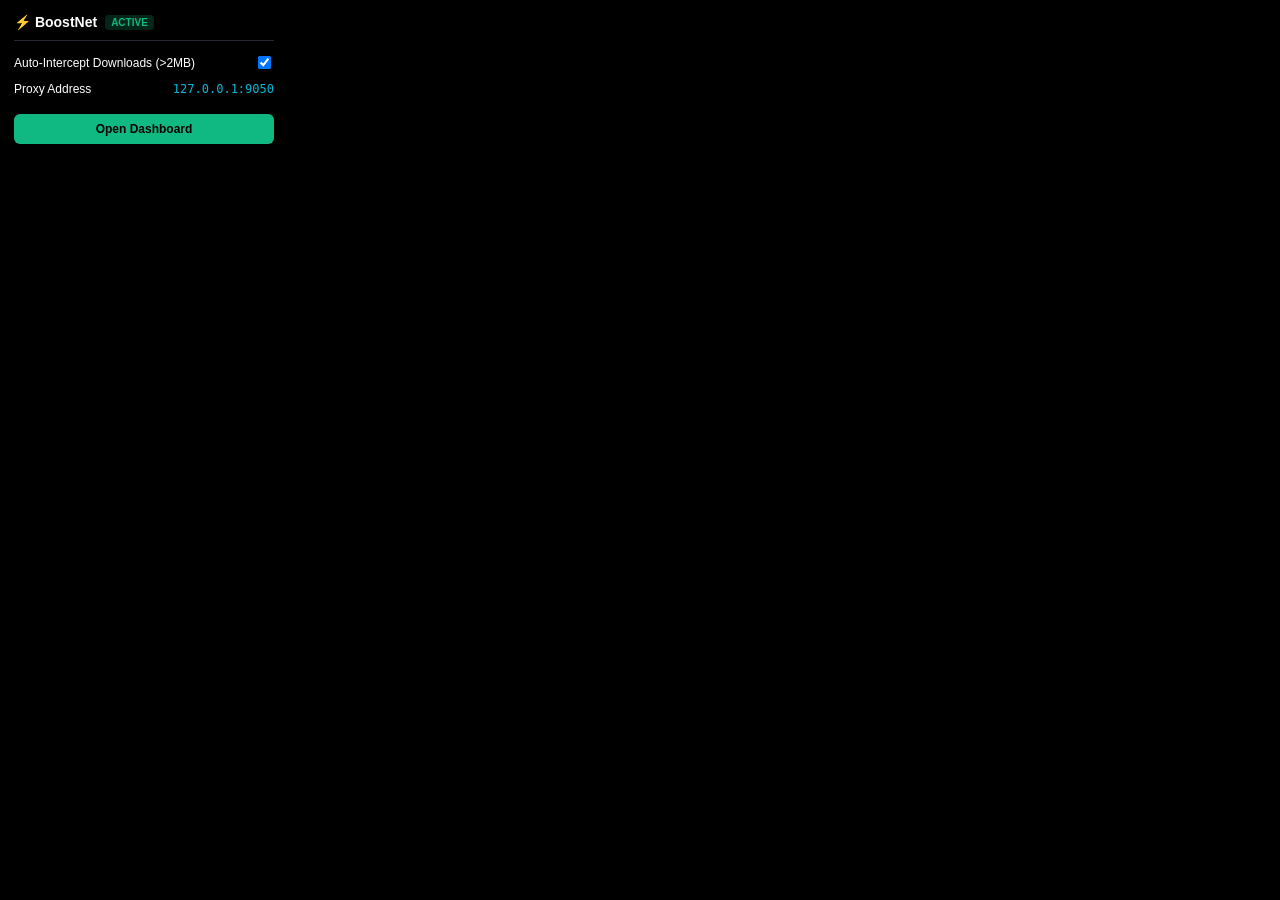
<file: chrome-extension/popup.html>
<!DOCTYPE html>
<html>
<head>
  <meta charset="utf-8"/>
  <style>
    body {
      width: 260px;
      margin: 0;
      padding: 14px;
      background: #000000;
      color: #ffffff;
      font-family: -apple-system, BlinkMacSystemFont, 'Segoe UI', Roboto, sans-serif;
    }
    .header {
      display: flex;
      align-items: center;
      gap: 8px;
      margin-bottom: 12px;
      border-bottom: 1px solid #262933;
      padding-bottom: 10px;
    }
    .brand-title {
      font-size: 14px;
      font-weight: 700;
    }
    .badge {
      font-size: 10px;
      padding: 2px 6px;
      border-radius: 4px;
      background: rgba(16, 185, 129, 0.2);
      color: #10b981;
      font-weight: 600;
    }
    .control-row {
      display: flex;
      align-items: center;
      justify-content: space-between;
      margin-bottom: 10px;
      font-size: 12px;
    }
    .btn {
      width: 100%;
      padding: 8px;
      background: #10b981;
      color: #000;
      border: none;
      border-radius: 6px;
      font-weight: 700;
      font-size: 12px;
      cursor: pointer;
      margin-top: 8px;
    }
    .btn:hover { background: #34d399; }
  </style>
</head>
<body>
  <div class="header">
    <span class="brand-title">⚡ BoostNet</span>
    <span class="badge">ACTIVE</span>
  </div>

  <div class="control-row">
    <span>Auto-Intercept Downloads (&gt;2MB)</span>
    <input type="checkbox" id="chk-auto-intercept" checked/>
  </div>

  <div class="control-row">
    <span>Proxy Address</span>
    <code style="color: #06b6d4;">127.0.0.1:9050</code>
  </div>

  <button class="btn" id="btn-open-dashboard">Open Dashboard</button>

  <script src="popup.js"></script>
</body>
</html>
</file>
